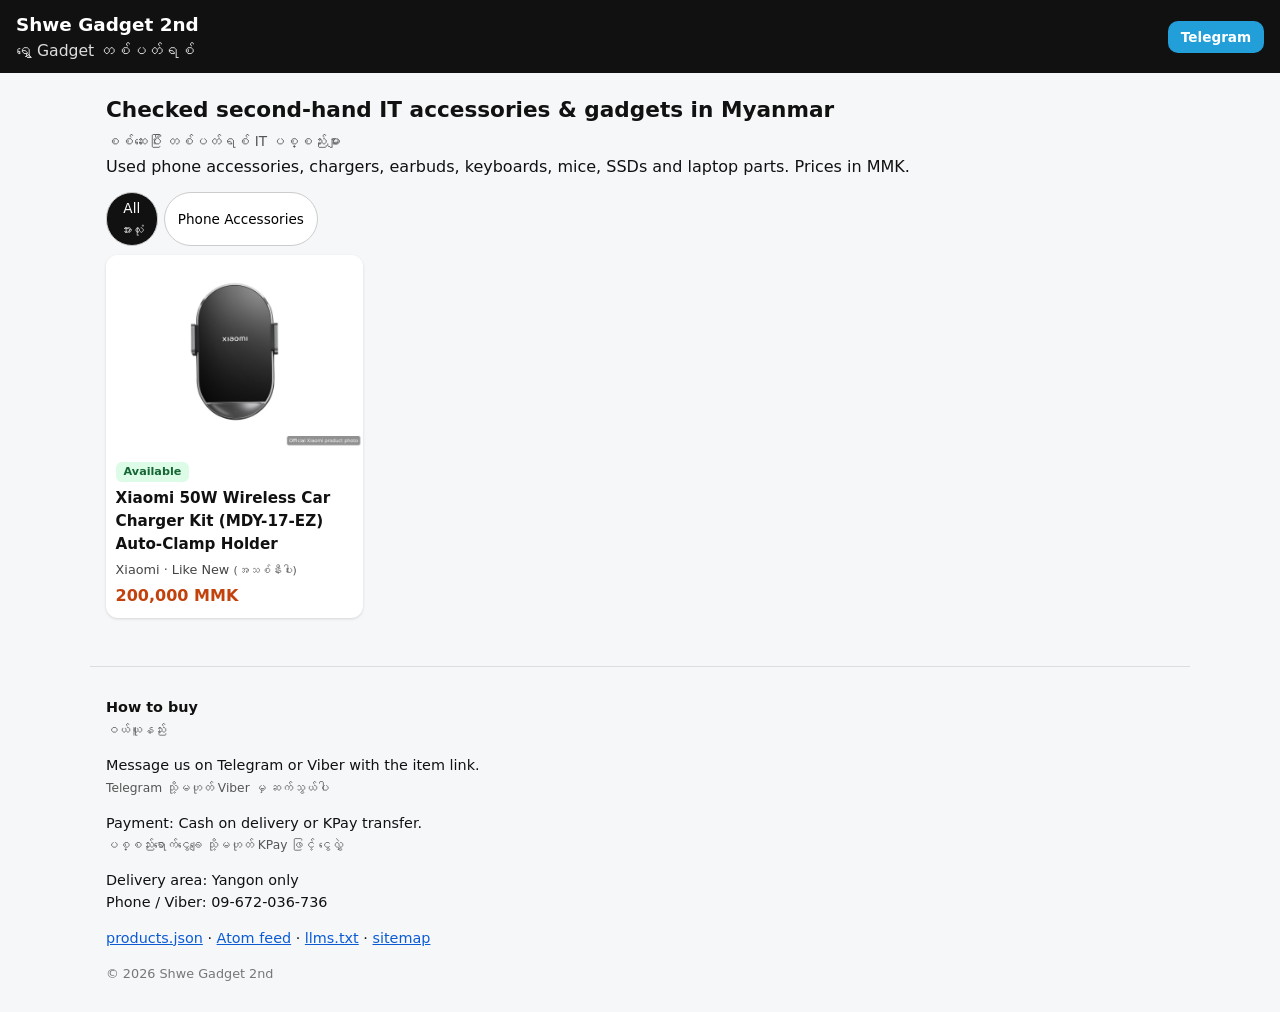
<file: docs/index.html>
<!doctype html>
<html lang="en"><head>
<meta charset="utf-8"><meta name="viewport" content="width=device-width,initial-scale=1">
<title>Shwe Gadget 2nd – Used IT Accessories &amp; Gadgets in Myanmar</title>
<meta name="description" content="Checked second-hand IT accessories &amp; gadgets in Myanmar">

<link rel="canonical" href="https://infonikolay55-bit.github.io/used-gadgets/">
<link rel="stylesheet" href="styles.css">
<link rel="alternate" type="application/atom+xml" title="New items" href="feed.xml">
<link rel="alternate" type="application/json" title="Products JSON" href="products.json">
<meta property="og:type" content="website">
<meta property="og:site_name" content="Shwe Gadget 2nd">
<meta property="og:title" content="Shwe Gadget 2nd – Used IT Accessories &amp; Gadgets in Myanmar">
<meta property="og:description" content="Checked second-hand IT accessories &amp; gadgets in Myanmar">
<meta property="og:url" content="https://infonikolay55-bit.github.io/used-gadgets/">

<meta name="twitter:card" content="summary_large_image">
<script type="application/ld+json">{"@context":"https://schema.org","@type":"Store","@id":"https://infonikolay55-bit.github.io/used-gadgets/#store","name":"Shwe Gadget 2nd","alternateName":"ရွှေ Gadget တစ်ပတ်ရစ်","url":"https://infonikolay55-bit.github.io/used-gadgets/","description":"Checked second-hand IT accessories & gadgets in Myanmar","telephone":"+959672036736","currenciesAccepted":"MMK","paymentAccepted":"Cash, KPay","areaServed":"Yangon only","address":{"@type":"PostalAddress","addressLocality":"Yangon","addressCountry":"MM"}}</script>
<script type="application/ld+json">{"@context":"https://schema.org","@type":"ItemList","name":"Items for sale","itemListElement":[{"@type":"ListItem","position":1,"url":"https://infonikolay55-bit.github.io/used-gadgets/item/xiaomi-50w-wireless-car-charger-mdy-17-ez/","name":"Xiaomi 50W Wireless Car Charger Kit (MDY-17-EZ) Auto-Clamp Holder"}]}</script>
</head><body>
<header class="top"><a class="brand" href="index.html">Shwe Gadget 2nd<span class="my">ရွှေ Gadget တစ်ပတ်ရစ်</span></a>
<a class="btn tg small" href="https://t.me/shwedigital4mm" rel="nofollow">Telegram</a></header>
<main><section class="hero"><h1>Checked second-hand IT accessories &amp; gadgets in Myanmar</h1><p class="my">စစ်ဆေးပြီး တစ်ပတ်ရစ် IT ပစ္စည်းများ</p>
<p>Used phone accessories, chargers, earbuds, keyboards, mice, SSDs and laptop parts. Prices in MMK.</p></section>
<nav class="filters"><button data-f="all" class="on">All<br><span class="my">အားလုံး</span></button>
<button data-f="phone-accessories">Phone Accessories</button></nav>
<section class="grid"><a class="card" href="item/xiaomi-50w-wireless-car-charger-mdy-17-ez/" data-cat="phone-accessories">
<img src="images/xiaomi-50w-wireless-car-charger-mdy-17-ez-official-1.jpg" alt="Xiaomi 50W Wireless Car Charger Kit (MDY-17-EZ) Auto-Clamp Holder" loading="lazy" width="400" height="300">
<div class="c-body"><span class="badge ok">Available</span><h2>Xiaomi 50W Wireless Car Charger Kit (MDY-17-EZ) Auto-Clamp Holder</h2>
<p class="meta">Xiaomi · Like New <span class="my">(အသစ်နီးပါး)</span></p>
<p class="price">200,000 MMK</p></div></a></section>
<script>document.querySelectorAll('.filters button').forEach(b=>b.onclick=()=>{document.querySelectorAll('.filters button').forEach(x=>x.classList.remove('on'));b.classList.add('on');document.querySelectorAll('.card').forEach(c=>c.style.display=(b.dataset.f==='all'||c.dataset.cat===b.dataset.f)?'':'none')})</script></main>
<footer>
<p><strong>How to buy</strong><br><span class="my">ဝယ်ယူနည်း</span></p>
<p>Message us on Telegram or Viber with the item link.<br><span class="my">Telegram သို့မဟုတ် Viber မှ ဆက်သွယ်ပါ</span></p>
<p>Payment: Cash on delivery or KPay transfer.<br><span class="my">ပစ္စည်းရောက်ငွေချေ သို့မဟုတ် KPay ဖြင့် ငွေလွှဲ</span></p>
<p>Delivery area: Yangon only<br>Phone / Viber: 09-672-036-736</p>
<p class="links"><a href="products.json">products.json</a> · <a href="feed.xml">Atom feed</a> · <a href="llms.txt">llms.txt</a> · <a href="sitemap.xml">sitemap</a></p>
<p class="small">© 2026 Shwe Gadget 2nd</p>
</footer></body></html>
</file>
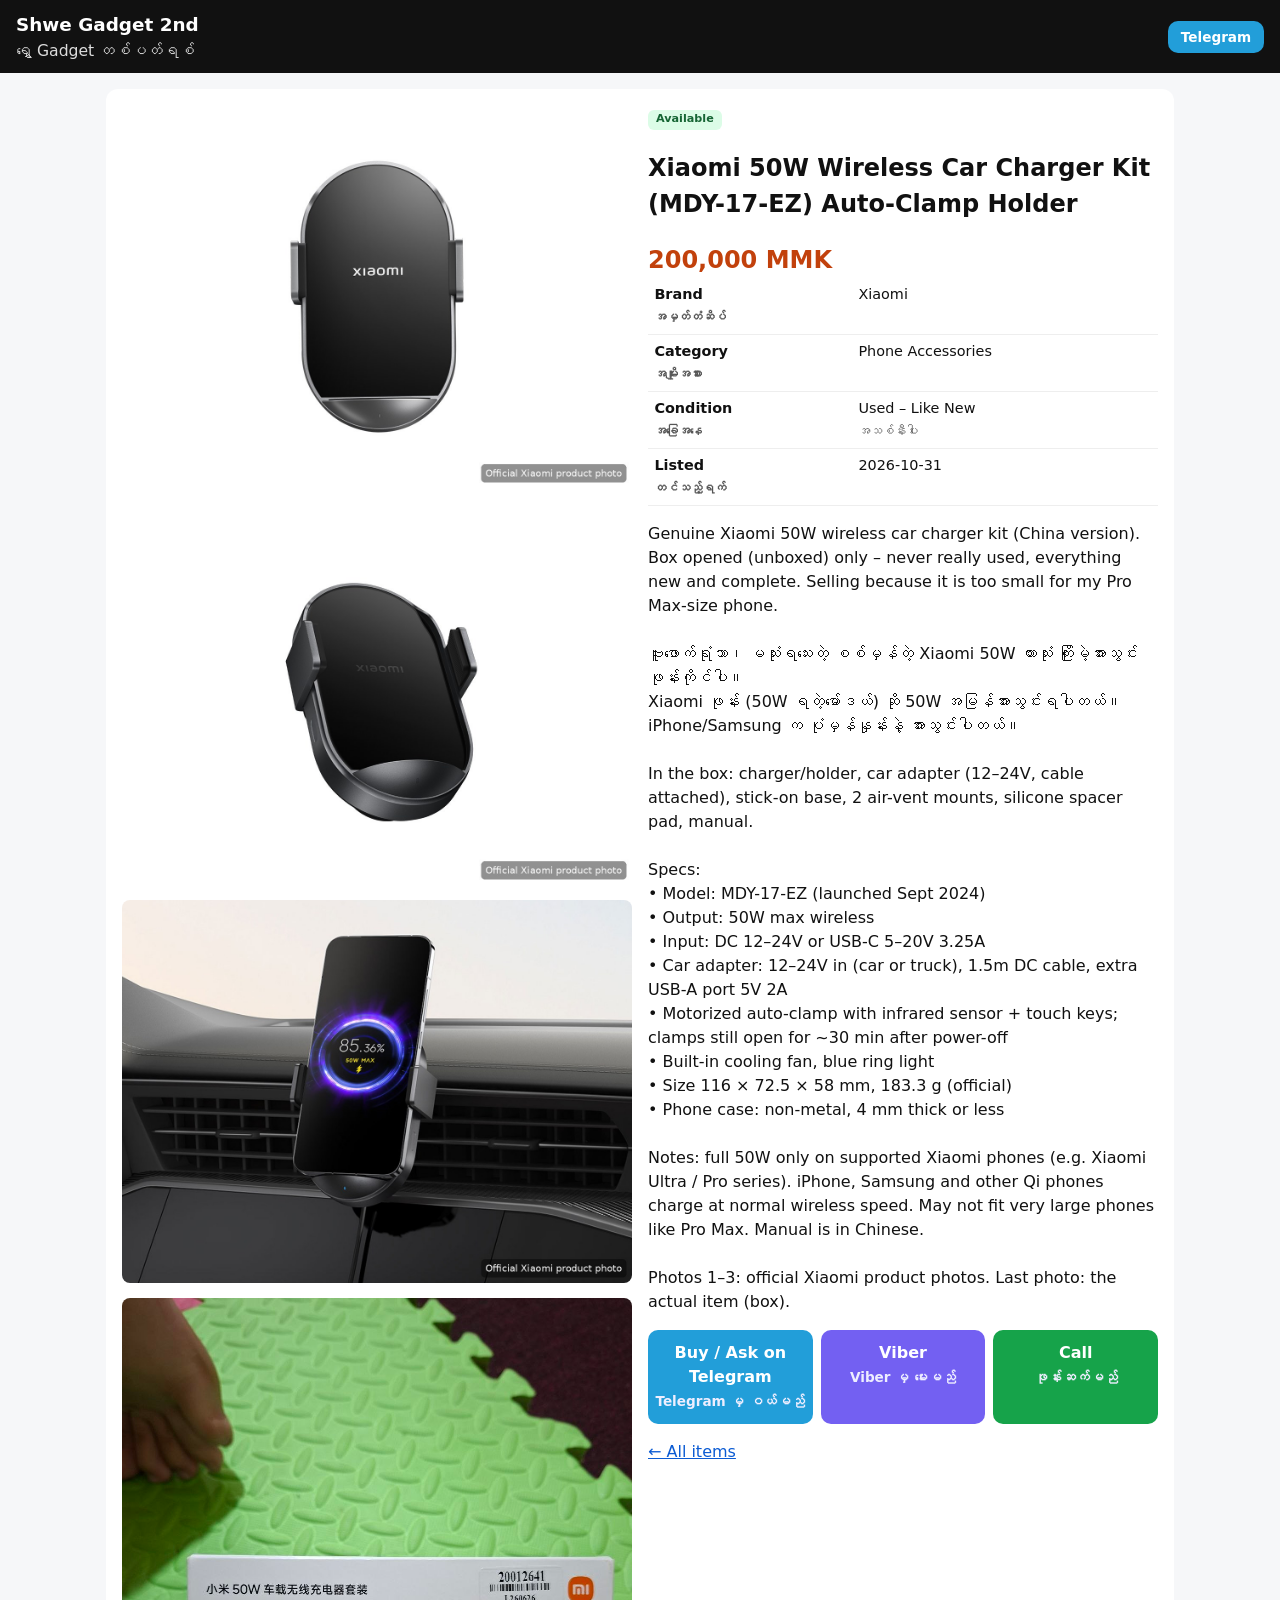
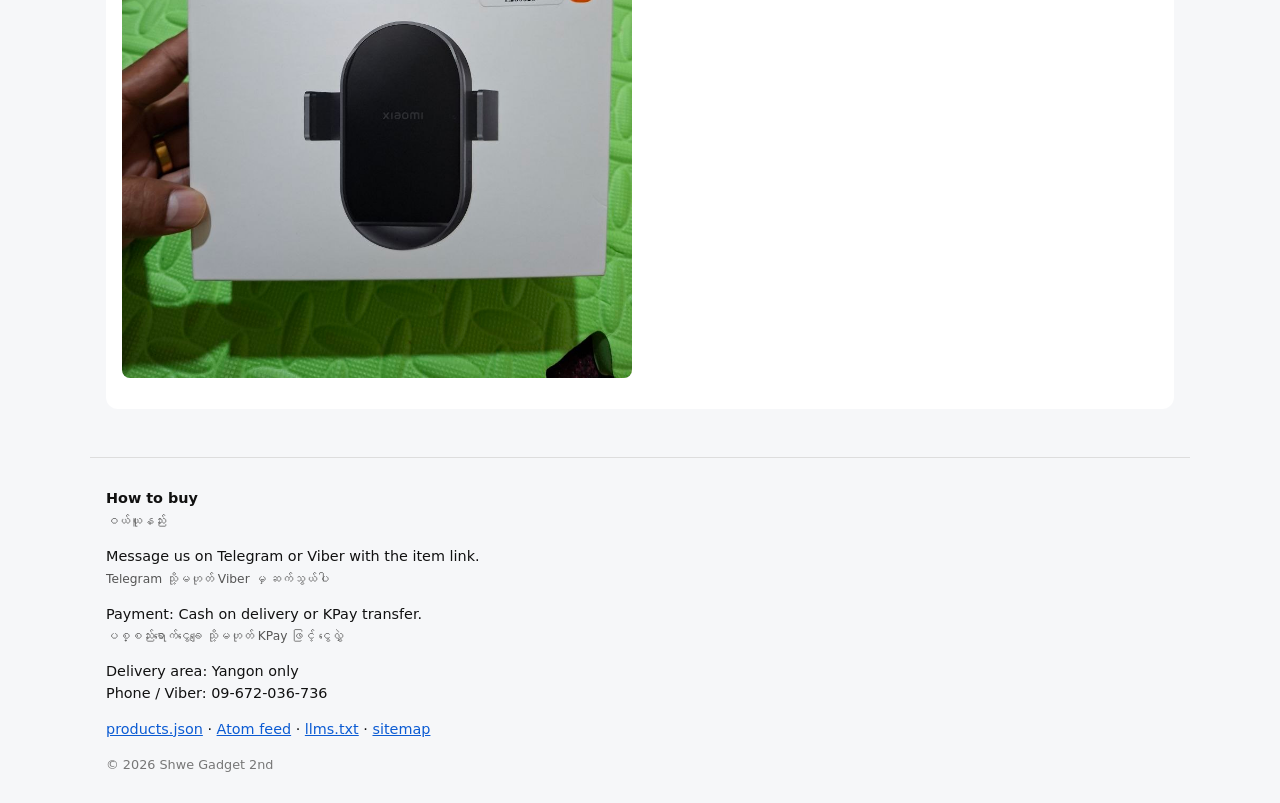
<file: docs/item/xiaomi-50w-wireless-car-charger-mdy-17-ez/index.html>
<!doctype html>
<html lang="en"><head>
<meta charset="utf-8"><meta name="viewport" content="width=device-width,initial-scale=1">
<title>Xiaomi 50W Wireless Car Charger Kit (MDY-17-EZ) Auto-Clamp Holder – 200,000 MMK (Used, Like New) | Shwe Gadget 2nd</title>
<meta name="description" content="Genuine Xiaomi 50W wireless car charger kit (China version). Box opened (unboxed) only – never really used, everything new and complete. Selling because it is t">

<link rel="canonical" href="https://infonikolay55-bit.github.io/used-gadgets/item/xiaomi-50w-wireless-car-charger-mdy-17-ez/">
<link rel="stylesheet" href="../../styles.css">
<link rel="alternate" type="application/atom+xml" title="New items" href="../../feed.xml">
<link rel="alternate" type="application/json" title="Products JSON" href="../../products.json">
<meta property="og:type" content="product">
<meta property="og:site_name" content="Shwe Gadget 2nd">
<meta property="og:title" content="Xiaomi 50W Wireless Car Charger Kit (MDY-17-EZ) Auto-Clamp Holder – 200,000 MMK (Used, Like New) | Shwe Gadget 2nd">
<meta property="og:description" content="Genuine Xiaomi 50W wireless car charger kit (China version). Box opened (unboxed) only – never really used, everything new and complete. Selling because it is t">
<meta property="og:url" content="https://infonikolay55-bit.github.io/used-gadgets/item/xiaomi-50w-wireless-car-charger-mdy-17-ez/">
<meta property="og:image" content="https://infonikolay55-bit.github.io/used-gadgets/images/xiaomi-50w-wireless-car-charger-mdy-17-ez-official-1.jpg">
<meta name="twitter:card" content="summary_large_image">
<script type="application/ld+json">{"@context":"https://schema.org","@type":"Product","@id":"https://infonikolay55-bit.github.io/used-gadgets/item/xiaomi-50w-wireless-car-charger-mdy-17-ez/#product","name":"Xiaomi 50W Wireless Car Charger Kit (MDY-17-EZ) Auto-Clamp Holder","sku":"xiaomi-50w-wireless-car-charger-mdy-17-ez","brand":{"@type":"Brand","name":"Xiaomi"},"category":"Phone Accessories","description":"Genuine Xiaomi 50W wireless car charger kit (China version). Box opened (unboxed) only – never really used, everything new and complete. Selling because it is too small for my Pro Max-size phone.\n\nဗူးဖောက်ရုံသာ၊ မသုံးရသေးတဲ့ စစ်မှန်တဲ့ Xiaomi 50W ကားသုံး ကြိုးမဲ့အားသွင်း ဖုန်းကိုင်ပါ။\nXiaomi ဖုန်း (50W ရတဲ့မော်ဒယ်) ဆို 50W အမြန်အားသွင်းရပါတယ်။ iPhone/Samsung က ပုံမှန်နှုန်းနဲ့ အားသွင်းပါတယ်။\n\nIn the box: charger/holder, car adapter (12–24V, cable attached), stick-on base, 2 air-vent mounts, silicone spacer pad, manual.\n\nSpecs:\n• Model: MDY-17-EZ (launched Sept 2024)\n• Output: 50W max wireless\n• Input: DC 12–24V or USB-C 5–20V 3.25A\n• Car adapter: 12–24V in (car or truck), 1.5m DC cable, extra USB-A port 5V 2A\n• Motorized auto-clamp with infrared sensor + touch keys; clamps still open for ~30 min after power-off\n• Built-in cooling fan, blue ring light\n• Size 116 × 72.5 × 58 mm, 183.3 g (official)\n• Phone case: non-metal, 4 mm thick or less\n\nNotes: full 50W only on supported Xiaomi phones (e.g. Xiaomi Ultra / Pro series). iPhone, Samsung and other Qi phones charge at normal wireless speed. May not fit very large phones like Pro Max. Manual is in Chinese.\n\nPhotos 1–3: official Xiaomi product photos. Last photo: the actual item (box).","image":["https://infonikolay55-bit.github.io/used-gadgets/images/xiaomi-50w-wireless-car-charger-mdy-17-ez-official-1.jpg","https://infonikolay55-bit.github.io/used-gadgets/images/xiaomi-50w-wireless-car-charger-mdy-17-ez-official-2.jpg","https://infonikolay55-bit.github.io/used-gadgets/images/xiaomi-50w-wireless-car-charger-mdy-17-ez-official-3.jpg","https://infonikolay55-bit.github.io/used-gadgets/images/xiaomi-50w-wireless-car-charger-mdy-17-ez-box.jpg"],"url":"https://infonikolay55-bit.github.io/used-gadgets/item/xiaomi-50w-wireless-car-charger-mdy-17-ez/","itemCondition":"https://schema.org/UsedCondition","additionalProperty":[{"@type":"PropertyValue","name":"Condition grade","value":"Like New"}],"offers":{"@type":"Offer","url":"https://infonikolay55-bit.github.io/used-gadgets/item/xiaomi-50w-wireless-car-charger-mdy-17-ez/","price":200000,"priceCurrency":"MMK","itemCondition":"https://schema.org/UsedCondition","availability":"https://schema.org/InStock","seller":{"@id":"https://infonikolay55-bit.github.io/used-gadgets/#store"}}}</script>
<script type="application/ld+json">{"@context":"https://schema.org","@type":"BreadcrumbList","itemListElement":[{"@type":"ListItem","position":1,"name":"Home","item":"https://infonikolay55-bit.github.io/used-gadgets/"},{"@type":"ListItem","position":2,"name":"Xiaomi 50W Wireless Car Charger Kit (MDY-17-EZ) Auto-Clamp Holder","item":"https://infonikolay55-bit.github.io/used-gadgets/item/xiaomi-50w-wireless-car-charger-mdy-17-ez/"}]}</script>
</head><body>
<header class="top"><a class="brand" href="../../index.html">Shwe Gadget 2nd<span class="my">ရွှေ Gadget တစ်ပတ်ရစ်</span></a>
<a class="btn tg small" href="https://t.me/shwedigital4mm" rel="nofollow">Telegram</a></header>
<main><article class="item">
<div class="gallery"><img src="../../images/xiaomi-50w-wireless-car-charger-mdy-17-ez-official-1.jpg" alt="Xiaomi 50W Wireless Car Charger Kit (MDY-17-EZ) Auto-Clamp Holder" width="800" height="600"><img src="../../images/xiaomi-50w-wireless-car-charger-mdy-17-ez-official-2.jpg" alt="Xiaomi 50W Wireless Car Charger Kit (MDY-17-EZ) Auto-Clamp Holder" width="800" height="600"><img src="../../images/xiaomi-50w-wireless-car-charger-mdy-17-ez-official-3.jpg" alt="Xiaomi 50W Wireless Car Charger Kit (MDY-17-EZ) Auto-Clamp Holder" width="800" height="600"><img src="../../images/xiaomi-50w-wireless-car-charger-mdy-17-ez-box.jpg" alt="Xiaomi 50W Wireless Car Charger Kit (MDY-17-EZ) Auto-Clamp Holder" width="800" height="600"></div>
<div class="info"><span class="badge ok">Available</span>
<h1>Xiaomi 50W Wireless Car Charger Kit (MDY-17-EZ) Auto-Clamp Holder</h1>
<p class="price big">200,000 MMK</p>
<table class="specs">
<tr><th>Brand<br><span class="my">အမှတ်တံဆိပ်</span></th><td>Xiaomi</td></tr>
<tr><th>Category<br><span class="my">အမျိုးအစား</span></th><td>Phone Accessories</td></tr>
<tr><th>Condition<br><span class="my">အခြေအနေ</span></th><td>Used – Like New<br><span class="my">အသစ်နီးပါး</span></td></tr>
<tr><th>Listed<br><span class="my">တင်သည့်ရက်</span></th><td>2026-10-31</td></tr>
</table>
<p class="desc">Genuine Xiaomi 50W wireless car charger kit (China version). Box opened (unboxed) only – never really used, everything new and complete. Selling because it is too small for my Pro Max-size phone.

ဗူးဖောက်ရုံသာ၊ မသုံးရသေးတဲ့ စစ်မှန်တဲ့ Xiaomi 50W ကားသုံး ကြိုးမဲ့အားသွင်း ဖုန်းကိုင်ပါ။
Xiaomi ဖုန်း (50W ရတဲ့မော်ဒယ်) ဆို 50W အမြန်အားသွင်းရပါတယ်။ iPhone/Samsung က ပုံမှန်နှုန်းနဲ့ အားသွင်းပါတယ်။

In the box: charger/holder, car adapter (12–24V, cable attached), stick-on base, 2 air-vent mounts, silicone spacer pad, manual.

Specs:
• Model: MDY-17-EZ (launched Sept 2024)
• Output: 50W max wireless
• Input: DC 12–24V or USB-C 5–20V 3.25A
• Car adapter: 12–24V in (car or truck), 1.5m DC cable, extra USB-A port 5V 2A
• Motorized auto-clamp with infrared sensor + touch keys; clamps still open for ~30 min after power-off
• Built-in cooling fan, blue ring light
• Size 116 × 72.5 × 58 mm, 183.3 g (official)
• Phone case: non-metal, 4 mm thick or less

Notes: full 50W only on supported Xiaomi phones (e.g. Xiaomi Ultra / Pro series). iPhone, Samsung and other Qi phones charge at normal wireless speed. May not fit very large phones like Pro Max. Manual is in Chinese.

Photos 1–3: official Xiaomi product photos. Last photo: the actual item (box).</p>

<div class="buy">
<a class="btn tg" href="https://t.me/shwedigital4mm?text=Hi%2C%20I%20want%20to%20buy%3A%20Xiaomi%2050W%20Wireless%20Car%20Charger%20Kit%20(MDY-17-EZ)%20Auto-Clamp%20Holder%20(200%2C000%20MMK)%20https%3A%2F%2Finfonikolay55-bit.github.io%2Fused-gadgets%2Fitem%2Fxiaomi-50w-wireless-car-charger-mdy-17-ez%2F" rel="nofollow">Buy / Ask on Telegram<br><span class="my">Telegram မှ ဝယ်မည်</span></a>
<a class="btn vb" href="viber://chat?number=%2B959672036736" rel="nofollow">Viber<br><span class="my">Viber မှ မေးမည်</span></a>
<a class="btn ph" href="tel:+959672036736" rel="nofollow">Call<br><span class="my">ဖုန်းဆက်မည်</span></a>
</div>
<p><a href="../../index.html">← All items</a></p>
</div></article></main>
<footer>
<p><strong>How to buy</strong><br><span class="my">ဝယ်ယူနည်း</span></p>
<p>Message us on Telegram or Viber with the item link.<br><span class="my">Telegram သို့မဟုတ် Viber မှ ဆက်သွယ်ပါ</span></p>
<p>Payment: Cash on delivery or KPay transfer.<br><span class="my">ပစ္စည်းရောက်ငွေချေ သို့မဟုတ် KPay ဖြင့် ငွေလွှဲ</span></p>
<p>Delivery area: Yangon only<br>Phone / Viber: 09-672-036-736</p>
<p class="links"><a href="../../products.json">products.json</a> · <a href="../../feed.xml">Atom feed</a> · <a href="../../llms.txt">llms.txt</a> · <a href="../../sitemap.xml">sitemap</a></p>
<p class="small">© 2026 Shwe Gadget 2nd</p>
</footer></body></html>
</file>
<file: docs/styles.css>
*{box-sizing:border-box}body{margin:0;font-family:system-ui,-apple-system,"Segoe UI",Roboto,"Noto Sans Myanmar","Padauk",sans-serif;color:#111;background:#f6f7f9;line-height:1.5}
a{color:#0b5bd3}.my{font-size:.85em;color:#555}
.top{display:flex;justify-content:space-between;align-items:center;padding:.7rem 1rem;background:#111;color:#fff;position:sticky;top:0;z-index:5}
.brand{color:#fff;text-decoration:none;font-weight:700;font-size:1.15rem;display:flex;flex-direction:column}.brand .my{color:#ddd;font-weight:400}
main{max-width:1100px;margin:auto;padding:1rem}
.hero h1{font-size:1.35rem;margin:.3rem 0}.hero p{margin:.2rem 0}
.filters{display:flex;gap:.4rem;overflow-x:auto;padding:.6rem 0}.filters button{border:1px solid #ccc;background:#fff;border-radius:999px;padding:.35rem .8rem;white-space:nowrap;cursor:pointer;font:inherit;font-size:.85rem}.filters button.on{background:#111;color:#fff}.filters button.on .my{color:#ddd}
.grid{display:grid;grid-template-columns:repeat(auto-fill,minmax(160px,1fr));gap:.8rem}@media(min-width:700px){.grid{grid-template-columns:repeat(auto-fill,minmax(230px,1fr))}}
.card{background:#fff;border-radius:12px;overflow:hidden;text-decoration:none;color:inherit;box-shadow:0 1px 3px #0002}.card img{width:100%;height:auto;aspect-ratio:4/3;object-fit:cover;display:block}
.c-body{padding:.6rem}.card h2{font-size:.95rem;margin:.3rem 0}.meta{margin:0;font-size:.8rem;color:#444}.price{font-weight:700;color:#c2410c;margin:.3rem 0 0}.price.big{font-size:1.5rem}
.badge{display:inline-block;font-size:.7rem;font-weight:700;padding:.1rem .5rem;border-radius:6px}.badge.ok{background:#dcfce7;color:#166534}.badge.sold{background:#fee2e2;color:#991b1b}.badge.ex{background:#fef3c7;color:#92400e}
.item{display:grid;gap:1rem;background:#fff;border-radius:12px;padding:1rem}@media(min-width:800px){.item{grid-template-columns:1fr 1fr}}
.gallery img{width:100%;height:auto;border-radius:8px;margin-bottom:.5rem}
.specs{width:100%;border-collapse:collapse;font-size:.9rem}.specs th,.specs td{text-align:left;padding:.4rem;border-bottom:1px solid #eee;vertical-align:top}.specs th{width:40%}
.buy{display:grid;grid-template-columns:1fr 1fr 1fr;gap:.5rem;margin:1rem 0}
.btn{display:block;text-align:center;padding:.7rem .4rem;border-radius:10px;color:#fff;text-decoration:none;font-weight:600}.btn .my{color:#eef}.btn.tg{background:#229ed9}.btn.vb{background:#7360f2}.btn.ph{background:#16a34a}.btn.small{padding:.35rem .8rem;font-size:.85rem}
.soldnote{background:#fee2e2;padding:.6rem;border-radius:8px}
footer{max-width:1100px;margin:2rem auto 0;padding:1rem;border-top:1px solid #ddd;font-size:.9rem}footer .small{color:#777;font-size:.8rem}

.item .desc{white-space:pre-line}
</file>
